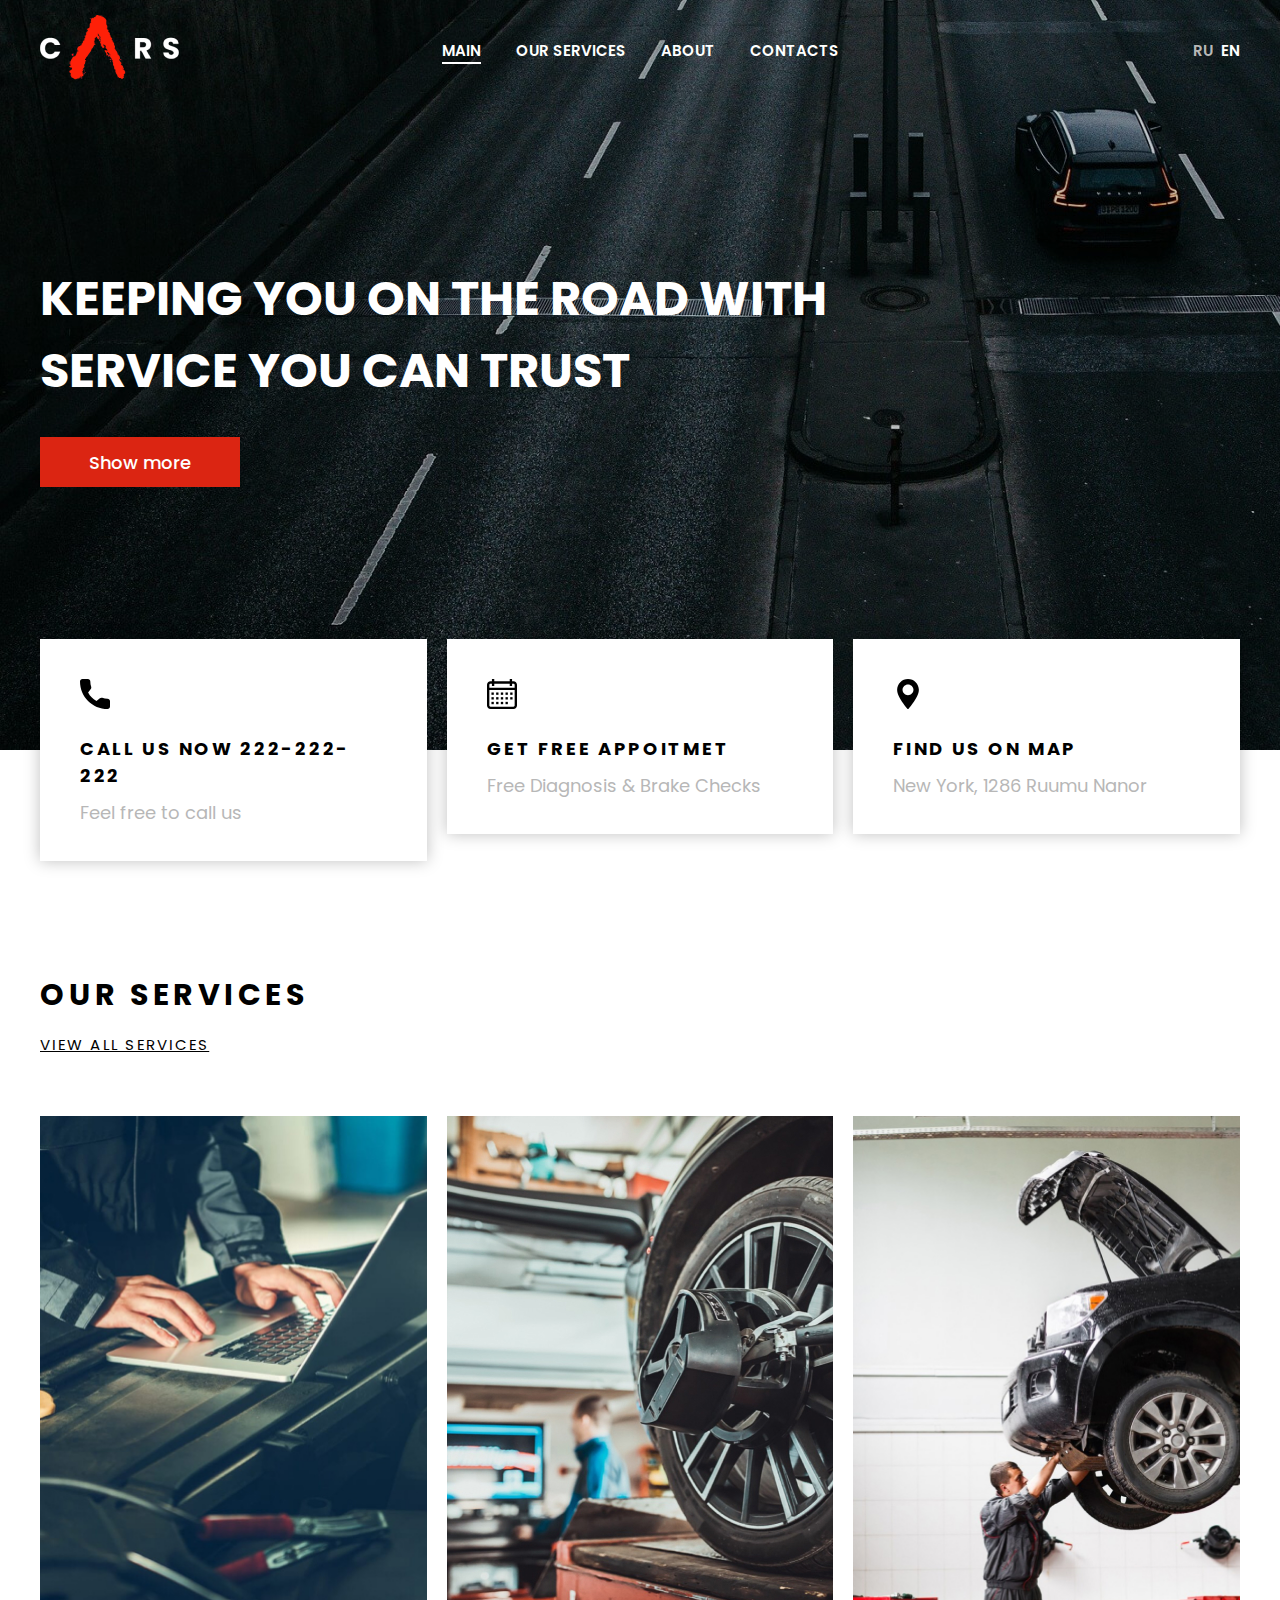
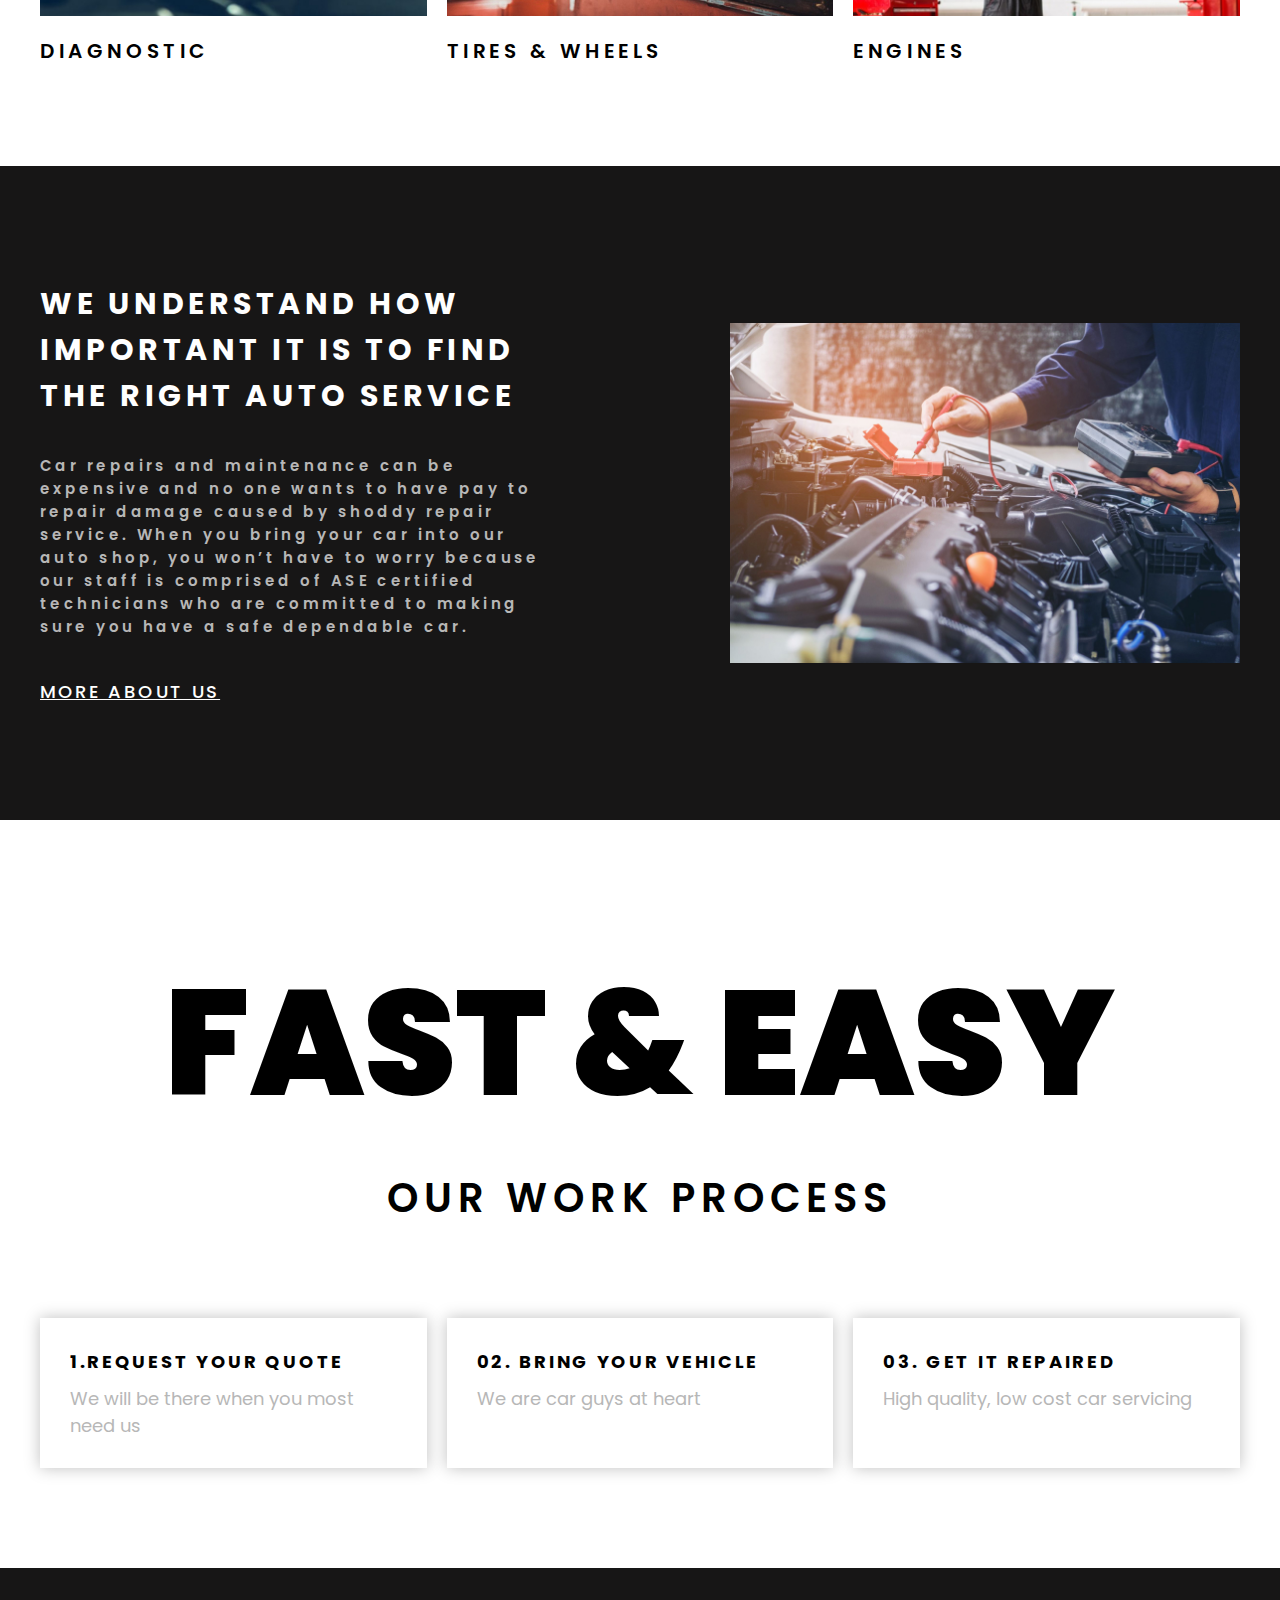
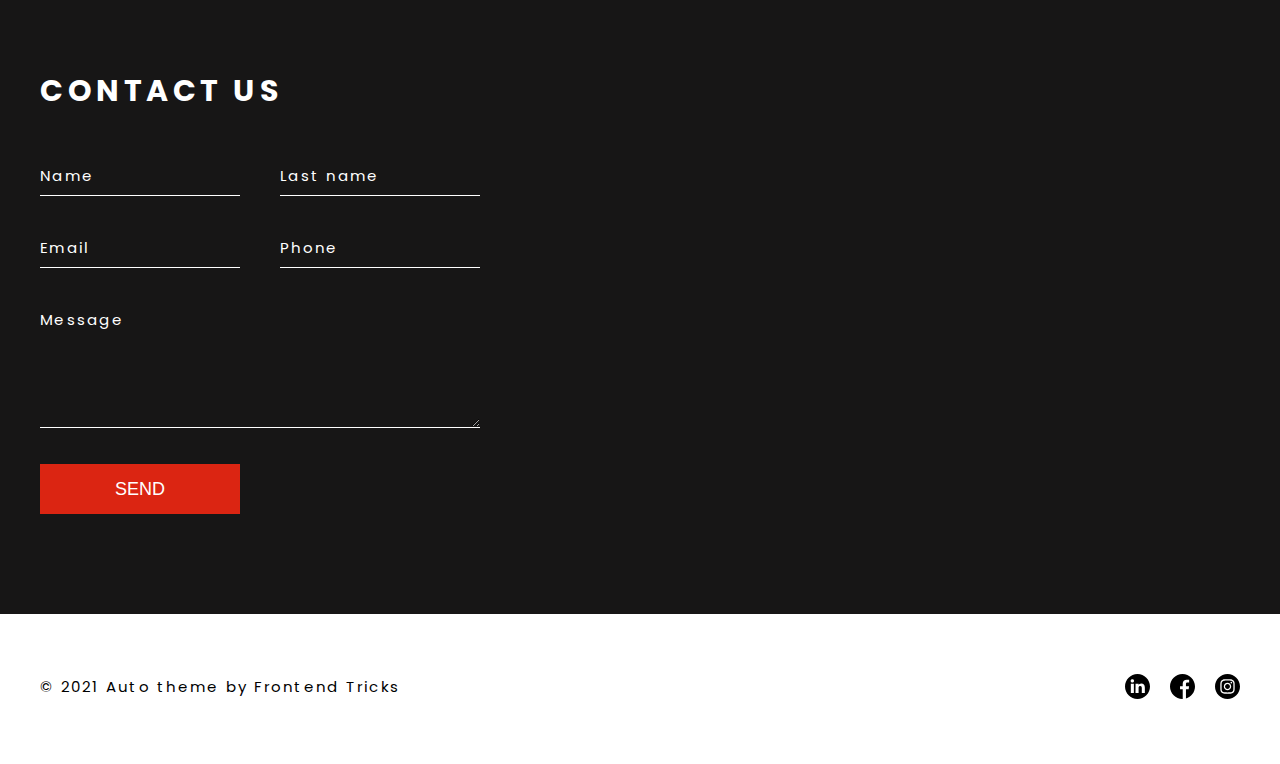
<file: course/index.html>
<!doctype html>
<html lang="en">
<head>
    <meta charset="UTF-8">
    <meta name="viewport"
          content="width=device-width, user-scalable=no, initial-scale=1.0, maximum-scale=1.0, minimum-scale=1.0">
    <meta http-equiv="X-UA-Compatible" content="ie=edge">
    <title>Car repair</title>

    <link rel="stylesheet" href="css/style.css">
    <link rel="stylesheet" href="css/media.css">
</head>
<body>


<header class="header">
    <div class="container">
        <div class="header__wrapper">

            <div class="header__block">
                <a href="/" class="header__logo">
                    <img src="img/logo.png" alt="">
                </a>
            </div>
            <!--/header__block-->

            <nav class="nav">
                <a href="#" class="nav__link active">Main</a>
                <a href="#" class="nav__link">Our services</a>
                <a href="#" class="nav__link">About</a>
                <a href="#" class="nav__link">Contacts</a>
            </nav>

            <div class="header__block">
                <div class="header__lng">
                    <a href="#" class="header__lng-link">
                        Ru
                    </a>
                    <a href="#" class="header__lng-link active">En</a>
                </div>
            </div>
        </div>
        <!--/header__wrapper-->

    </div>
    <!--/container-->
</header>

<section class="intro" style="background-image:url('img/intro_bg.jpg');">
    <div class="container">
        <div class="intro__content">
            <div class="intro__block">
                <h1 class="intro__title">
                    KEEPING YOU ON THE ROAD WITH
                    SERVICE YOU CAN TRUST
                </h1>

                <a href="#" class="btn">
                    Show more
                </a>
            </div>
        </div>
    </div>
</section>
<!--/intro-->
<section class="info">
    <div class="container">
        <div class="wrapper">
            <div class="block">
                <div class="info__item">
                    <div class="info__img">
                        <img src="img/phone.svg" alt="">
                    </div>
                    <h4 class="info__title">
                        CALL US NOW 222-222-222
                    </h4>
                    <p class="info__text">
                        Feel free to call us
                    </p>
                </div>
            </div>
            <!--/info__block-->
            <div class="block">
                <div class="info__item">
                    <div class="info__img">
                        <img src="img/calendar.svg" alt="">
                    </div>
                    <h4 class="info__title">
                        GET FREE APPOITMET
                    </h4>
                    <p class="info__text">
                        Free Diagnosis & Brake Checks
                    </p>
                </div>
            </div>
            <!--/info__block-->
            <div class="block">
                <div class="info__item">
                    <div class="info__img">
                        <img src="img/pin.svg" alt="">
                    </div>
                    <h4 class="info__title">
                        FIND US ON MAP
                    </h4>
                    <p class="info__text">
                        New York, 1286 Ruumu Nanor
                    </p>
                </div>
            </div>
            <!--/info__block-->
        </div>
        <!--/info__wrapper-->
    </div>
    <!--/container-->
</section>
<!--/info-->

<section class="section">
    <div class="container">
        <h2 class="block__title">
            OUR SERVICES
        </h2>
        <a href="#" class="block__link">
            VIEW ALL SERVICES
        </a>

        <div class="wrapper">
            <div class="block">
                <a href="#" class="services__item">
                    <div class="services__content" style="background-image:url('img/diagnostic.jpg');">
                        <div class="services__content-item">
                            <div class="services__img">
                                <img src="img/plus.svg" alt="">
                            </div>
                            <p class="services__text">
                                ANNUAL CHECKUPS FROM YOUR PHYSICIAN KEEP YOU IN GOOD HEALTH
                            </p>
                        </div>
                    </div>
                    <h3 class="services__title">
                        DIAGNOSTIC
                    </h3>
                </a>
            </div>
            <!--/block-->
            <div class="block">
                <a href="#" class="services__item">
                    <div class="services__content" style="background-image:url('img/tires.jpg');">
                        <div class="services__content-item">
                            <div class="services__img">
                                <img src="img/plus.svg" alt="">
                            </div>
                            <p class="services__text">
                                ANNUAL CHECKUPS FROM YOUR PHYSICIAN KEEP YOU IN GOOD HEALTH
                            </p>
                        </div>
                    </div>
                    <h3 class="services__title">
                        TIRES & WHEELS
                    </h3>
                </a>
            </div>
            <!--/block-->
            <div class="block">
                <a href="#" class="services__item">
                    <div class="services__content" style="background-image:url('img/engine.jpg');">
                        <div class="services__content-item">
                            <div class="services__img">
                                <img src="img/plus.svg" alt="">
                            </div>
                            <p class="services__text">
                                ANNUAL CHECKUPS FROM YOUR PHYSICIAN KEEP YOU IN GOOD HEALTH
                            </p>
                        </div>
                    </div>
                    <h3 class="services__title">
                        ENGINES
                    </h3>
                </a>
            </div>
            <!--/block-->
        </div>
        <!--/wrapper-->
    </div>
    <!--/container-->
</section>

<section class="section about">
    <div class="container">
        <div class="about__wrapper">
            <div class="about__block">
                <h2 class="block__title text-white">
                    WE UNDERSTAND HOW IMPORTANT IT IS TO FIND THE RIGHT AUTO SERVICE
                </h2>
                <p class="about__text">
                    Car repairs and maintenance can be expensive and no one wants to have pay to repair damage caused by
                    shoddy repair service. When you bring your car into our auto shop, you won’t have to worry because
                    our staff is comprised of ASE certified technicians who are committed to making sure you have a safe
                    dependable car.
                </p>
                <a href="#" class="about__link">
                    MORE ABOUT US
                </a>
            </div>
            <!--/about__block-->

            <img src="img/about_img.jpg" alt="" class="about__img">
        </div>
        <!--/about__wrapper-->
    </div>
    <!--/container-->
</section>

<section class="section process">
    <div class="container">
        <h2 class="process__title">FAST & EASY</h2>
        <h3 class="process__subtitle">our work process</h3>

        <div class="wrapper">
            <div class="block">
                <div class="process__item">
                    <h4 class="info__title">1.Request your quote</h4>
                    <p class="info__text">
                        We will be there when you most need us
                    </p>
                </div>
            </div>
            <div class="block">
                <div class="process__item">
                    <h4 class="info__title">02. BRING YOUR VEHICLE</h4>
                    <p class="info__text">
                        We are car guys at heart
                    </p>
                </div>
            </div>
            <div class="block">
               <div class="process__item">
                   <h4 class="info__title">03. GET IT REPAIRED</h4>
                   <p class="info__text">
                       High quality, low cost car servicing
                   </p>
               </div>
            </div>
        </div>
    </div>
    <!--/container-->
</section>

<section class="contacts">
    <div class="container">
        <h2 class="block__title text-white">
            Contact us
        </h2>
        <form class="contacts__form" action="">
            <div class="form__row">
                <div class="form__group">
                    <input type="text" class="input"  placeholder=" ">
                    <label for="" class="label">
                        Name
                    </label>
                </div>
                <div class="form__group">
                    <input type="text" class="input" placeholder=" ">
                    <label for="" class="label">
                        Last name
                    </label>
                </div>
            </div>
            <!--/form__row-->
            <div class="form__row">
                <div class="form__group">
                    <input type="email" class="input" placeholder=" ">
                    <label for="" class="label">
                        Email
                    </label>
                </div>
                <div class="form__group">
                    <input type="tel" class="input" placeholder=" ">
                    <label for="" class="label">
                        Phone
                    </label>
                </div>
            </div>
            <!--/form__row-->
            <div class="form__row">
                <div class="form__group">
                    <textarea class="textarea" placeholder=" " name=""></textarea>
                    <label for="" class="label">
                        Message
                    </label>
                </div>
            </div>
            <!--/form__row-->
            <button class="btn text-upper" type="submit">
                Send
            </button>
        </form>
        <!--/contact__form-->
    </div>
    <!--/container-->
</section>

<footer class="footer">
    <div class="container">
        <div class="footer__wrapper">
            <p class="copyright">
                © 2021 Auto theme by Frontend Tricks
            </p>
            <div class="footer__soc">
                <a href="#" class="footer__soc-link">
                    <img src="img/linkedin.svg" alt="">
                </a>
                <a href="#" class="footer__soc-link">
                    <img src="img/facebook.svg" alt="">
                </a>
                <a href="https://instagram.com" target="_blank" class="footer__soc-link">
                    <img src="img/instagram.svg" alt="">
                </a>
            </div>
        </div>
    </div>
</footer>

</body>
</html>
</file>
<file: course/css/style.css>
@import url('https://fonts.googleapis.com/css2?family=Poppins:wght@400;500;600;700;900&display=swap');

*, *:before, *:after {
    box-sizing: border-box;
}

body {
    margin: 0;
    font-family: 'Poppins', sans-serif;
    font-size: 15px;
}

h1, h2, h3, h4, h5, h6 {
    margin: 0;
}

p {
    margin: 0 0 5px;
}

.container {
    max-width: 1230px;
    width: 100%;
    padding: 0 15px;
    margin: 0 auto;
}

.btn {
    min-width: 200px;
    height: 50px;
    padding: 0 15px;
    display: inline-flex;
    align-items: center;
    justify-content: center;
    color: white;
    text-decoration: none;
    font-size: 18px;
    font-weight: 500;
    background-color: #DB2512;
    transition: background-color .2s ease;
    cursor: pointer;
    outline: 0;
    border: 0;
}

.btn:hover {
    background-color: #b2190b;
}

/* Header start */
.header {
    width: 100%;
    position: absolute;
    top: 0;
    left: 0;
    z-index: 3;
}

.header__wrapper {
    height: 100px;
    display: flex;
    align-items: center;
    justify-content: space-between;
}

.header__block {
    width: 20%;
}

.header__logo {
    display: inline-block;
}

.header__logo img {
    height: 65px;
}

.nav {
    display: flex;
}

.nav__link {
    margin-right: 35px;

    color: white;
    text-transform: uppercase;
    text-decoration: none;
    font-weight: 600;
    position: relative;
}

.nav__link:after {
    width: 100%;
    height: 2px;
    background-color: #fff;
    position: absolute;
    top: 100%;
    left: 0;
    content: '';
    opacity: 0;
    transition: opacity .2s ease;
}

.nav__link:last-child {
    margin-right: 0;
}

.nav__link:hover:after {
    opacity: 1;
}

.nav__link.active:after {
    opacity: 1;
}

.header__lng {
    display: flex;
    justify-content: flex-end;
}

.header__lng-link {
    margin-right: 8px;

    font-weight: 600;
    color: #B7B7B7;
    text-transform: uppercase;
    text-decoration: none;
    transition: color .2s ease;
}

.header__lng-link:last-child {
    margin-right: 0;
}

.header__lng-link:hover {
    color: #fff;
}

.header__lng-link.active {
    color: #fff;
}

/* Header end */

/*Intro start*/
.intro {
    background-repeat: no-repeat;
    background-size: cover;
    position: relative;
}

.intro:after {
    width: 100%;
    height: 100%;

    position: absolute;
    top: 0;
    left: 0;

    background-color: #000;
    opacity: .2;
    content: '';

}

.intro__content {
    height: 750px;
    display: flex;
    align-items: center;
    position: relative;
    z-index: 2;
}

.intro__block {

}

.intro__title {
    max-width: 790px;
    margin-bottom: 30px;
    font-size: 48px;
    font-weight: 700;
    color: white;
    line-height: 1.5;
    text-transform: uppercase;
}

/*Intro end*/

.section {
    margin-bottom: 100px;
}

.section.process {
    padding-top: 50px;
}

/*Info start*/

.info {
    transform: translateY(-50%);
}

.info__item {
    background-color: #fff;
    box-shadow: 0 0 15px rgba(0, 0, 0, 0.25);
    padding: 40px 40px 30px;
}

.info__img {
    margin-bottom: 20px;
}

.info__img img {
    height: 30px;
}

.info__title {
    margin-bottom: 10px;
    font-size: 18px;
    letter-spacing: 0.15em;
    text-transform: uppercase;
}

.info__text {
    font-size: 18px;
    color: #B7B7B7;
}

/*Info end*/

/*block start*/
.block__title {
    margin-bottom: 15px;
    font-size: 30px;
    letter-spacing: 0.15em;
    text-transform: uppercase;
}

.block__title.text-white {
    color: #fff;
}

.block__link {
    margin-bottom: 60px;
    display: inline-block;
    letter-spacing: 0.15em;
    color: #000;
    text-transform: uppercase;
}

.block__link:hover {
    text-decoration: none;
}

.wrapper {
    display: flex;
    margin: 0 -10px;
}

.block {
    width: 33.33%;
    padding: 0 10px;
}

.text-upper {
    text-transform: uppercase;
}

/*block end*/


/*services start*/

.services__item {
    text-decoration: none;
}

.services__item:hover .services__content-item {
    opacity: 1;
}

.services__item:hover .services__content:after {
    opacity: .7;
}

.services__content {
    height: 500px;
    margin-bottom: 20px;
    background-repeat: no-repeat;
    background-size: cover;
    position: relative;
}

.services__content:after {
    width: 100%;
    height: 100%;
    background-color: #000;
    opacity: 0;
    position: absolute;
    top: 0;
    left: 0;
    content: '';
    transition: opacity .2s ease;
}

.services__content-item {
    position: absolute;
    top: 0;
    left: 0;
    width: 100%;
    height: 100%;
    opacity: 0;
    z-index: 2;
    transition: opacity .2s ease;
}

.services__img {
    width: 100px;
    height: 100px;
    border-radius: 50%;
    display: flex;
    align-items: center;
    justify-content: center;

    background-color: #DB2512;
    position: absolute;
    top: 50%;
    left: 50%;
    transform: translate(-50%, -50%);
}

.services__title {
    font-size: 20px;
    font-weight: 600;
    letter-spacing: 0.23em;
    color: #000;
    text-transform: uppercase;
}

.services__text {
    max-width: 270px;
    font-size: 18px;
    font-weight: 600;
    color: #fff;
    letter-spacing: 0.23em;
    position: absolute;
    left: 30px;
    bottom: 20px;
    text-transform: uppercase;
}

/*services end*/

/*about start*/
.about {
    padding: 115px 0;
    background-color: #171616;
}

.about__wrapper {
    display: flex;
    align-items: center;
    justify-content: space-between;
}

.about__block {
    max-width: 505px;
}

.about__text {
    margin: 35px 0 40px;
    font-weight: 600;
    color: #B7B7B7;
    letter-spacing: 0.23em;
}

.about__link {
    color: #fff;
    font-size: 18px;
    font-weight: 500;
    letter-spacing: 0.15em;
    text-transform: uppercase;
}

.about__link:hover {
    text-decoration: none;
}

.about__img {
    height: 340px;
}

/*about end*/

/*process start*/
.process__title {
    margin-bottom: 50px;
    font-size: 148px;
    font-weight: 900;
    text-transform: uppercase;
    text-align: center;
    line-height: 1;
}

.process__subtitle {
    margin-bottom: 90px;
    font-size: 40px;
    font-weight: 600;
    text-transform: uppercase;
    letter-spacing: 0.15em;
    text-align: center;
}

.process__item {
    padding: 30px 30px 15px;
    height: 100%;
    min-height: 150px;
    background: #FFFFFF;
    box-shadow: 0 0 15px rgba(0, 0, 0, 0.25);
}

/*process end*/

/*contacts start*/
.contacts {
    padding: 100px 0;
    background-color: #171616;
}

.contacts .block__title {
    margin-bottom: 40px;
}

.contacts__form {
    max-width: 440px;
}

.form__row {
    margin: 0 -20px;
    display: flex;
}

.form__group {
    margin-bottom: 30px;
    padding: 0 20px;
    flex: 1;
    position: relative;
}

.input {
    width: 100%;
    padding: 9px 0;
    outline: 0;
    border: 0;
    color: #fff;
    font-family: inherit;
    font-size: 15px;
    border-bottom: 1px solid #fff;
    background-color: transparent;
}

.input:focus + .label {
    transform: translateY(-15px);
    font-size: 12px;
}

.input:not(:placeholder-shown) + .label {
    transform: translateY(-15px);
    font-size: 12px;
}

.label {
    letter-spacing: 0.15em;
    color: #fff;
    position: absolute;
    top: 10px;
    left: 20px;
    pointer-events: none;
    transition: all .2s ease;
}

.textarea {
    min-height: 130px;
    width: 100%;
    padding: 9px 0;
    resize: vertical;
    outline: 0;
    border: 0;
    color: #fff;
    font-family: inherit;
    font-size: 15px;
    border-bottom: 1px solid #fff;
    background-color: transparent;
}

.textarea:focus + .label {
    transform: translateY(-15px);
    font-size: 12px;
}

.textarea:not(:placeholder-shown) + .label {
    transform: translateY(-15px);
    font-size: 12px;
}

/*contacts end*/


/*footer start*/
.footer {

}

.footer__wrapper {
    height: 150px;
    display: flex;
    align-items: center;
    justify-content: space-between;
}

.copyright {
    letter-spacing: 0.15em;
}

.footer__soc {
    display: flex;
}

.footer__soc-link {
    margin-right: 20px;
    text-decoration: none;
}

.footer__soc-link:last-child {
    margin-right: 0;
}

.footer__soc-link img {
    height: 25px;
}
/*footer end*/
</file>
<file: course/css/media.css>
@media (max-width: 1260px) {
    .info__item {
        padding: 30px;
    }

    .info__title {
        font-size: 16px;
    }

    .info__text {
        font-size: 14px;
    }
}

@media (max-width: 1080px) {
    .info__title {
        letter-spacing: unset;
    }

    .about__block {
        padding-right: 30px;
    }

    .services__content {
        height: 400px;
    }
}

@media (max-width: 992px) {

    .section {
        margin-bottom: 30px;
    }

    .header__logo img {
        height: 55px;
    }

    .intro__content {
        height: 530px;
        justify-content: center;
    }

    .intro__block {
        text-align: center;
    }

    .intro__title {
        font-size: 34px;
    }

    .info__item {
        padding: 20px;
    }

    .services__content {
        height: 300px;
    }

    .services__content-item {
        display: none;
    }

    .services__content:after {
        display: none;
    }

    .about {
        padding: 30px 0;
    }

    .contacts {
        padding: 30px 0;
    }

    .about__wrapper {
        flex-direction: column;
    }

    .about__block {
        padding-right: 0;
        margin-bottom: 30px;
    }

    .about__img {
        height: auto;
        max-width: 100%;
    }

    .about__text {
        margin: 20px 0 30px;
        text-align: justify;
    }

    .about__link {
        font-size: 14px;
    }

    .section.process {
        padding-top: 0;
    }

    .process__title {
        margin-bottom: 10px;
        font-size: 100px;
    }

    .process__subtitle {
        margin-bottom: 30px;
    }

    .process__item {
        text-align: center;
        min-height: auto;
        padding: 20px 20px 12px;
    }

}

@media (max-width: 850px) {
    .info {
        transform: translateY(-75px);
        margin-bottom: -40px;
    }
    
    .wrapper {
        flex-wrap: wrap;
    }

    .block {
        width: 100%;
        margin-bottom: 20px;
    }

    .block__title {
        text-align: center;
    }


    .info__item {
        text-align: center;
    }

    .block__link {
        display: flex;
        justify-content: center;
    }

    .services__content {
        height: 450px;
        background-position: center;
    }

    .contacts__form {
        margin: 0 auto;
    }
}

@media (max-width: 768px) {
    .nav {
        display: none;
    }
}


@media (max-width: 560px) {
    .header__logo img {
        height: 45px;
    }

    .services__content {
        height: 300px;
    }

    .process__title {
        font-size: 72px;
    }

    .process__subtitle {
        font-size: 25px;
    }

    .footer__wrapper {
        height: auto;
        padding: 30px 0;
        flex-direction: column;
    }

    .copyright {
        margin-bottom: 20px;
    }

    .form__row {
        margin: 0 -10px;
        flex-direction: column;
    }

    .form__group {
        padding: 0 10px;
    }
}


@media (max-width: 460px) {
    .intro__title {
        font-size: 26px;
    }

    .block__title {
        font-size: 24px;
    }

    .process__title {
        font-size: 40px;
    }

    .process__subtitle {
        font-size: 18px;
    }

    .copyright {
        text-align: center;
    }
}
</file>
